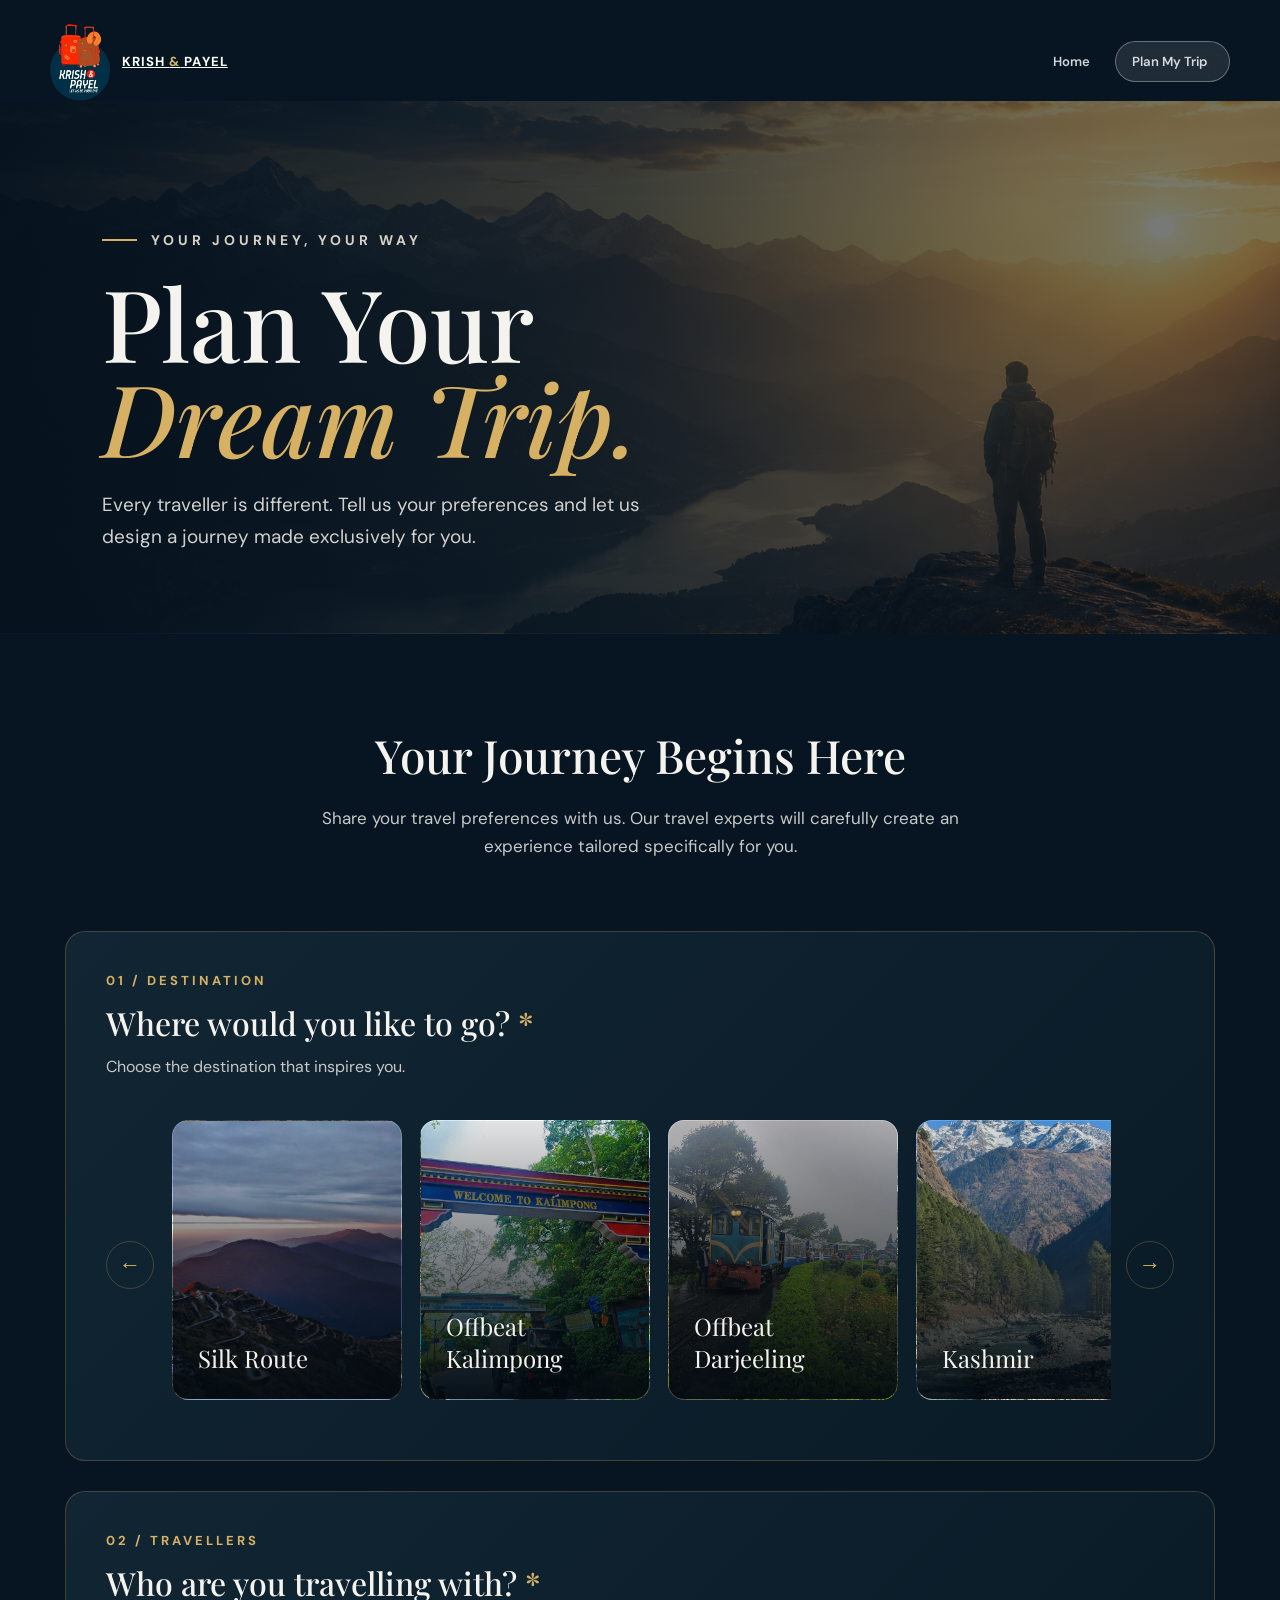
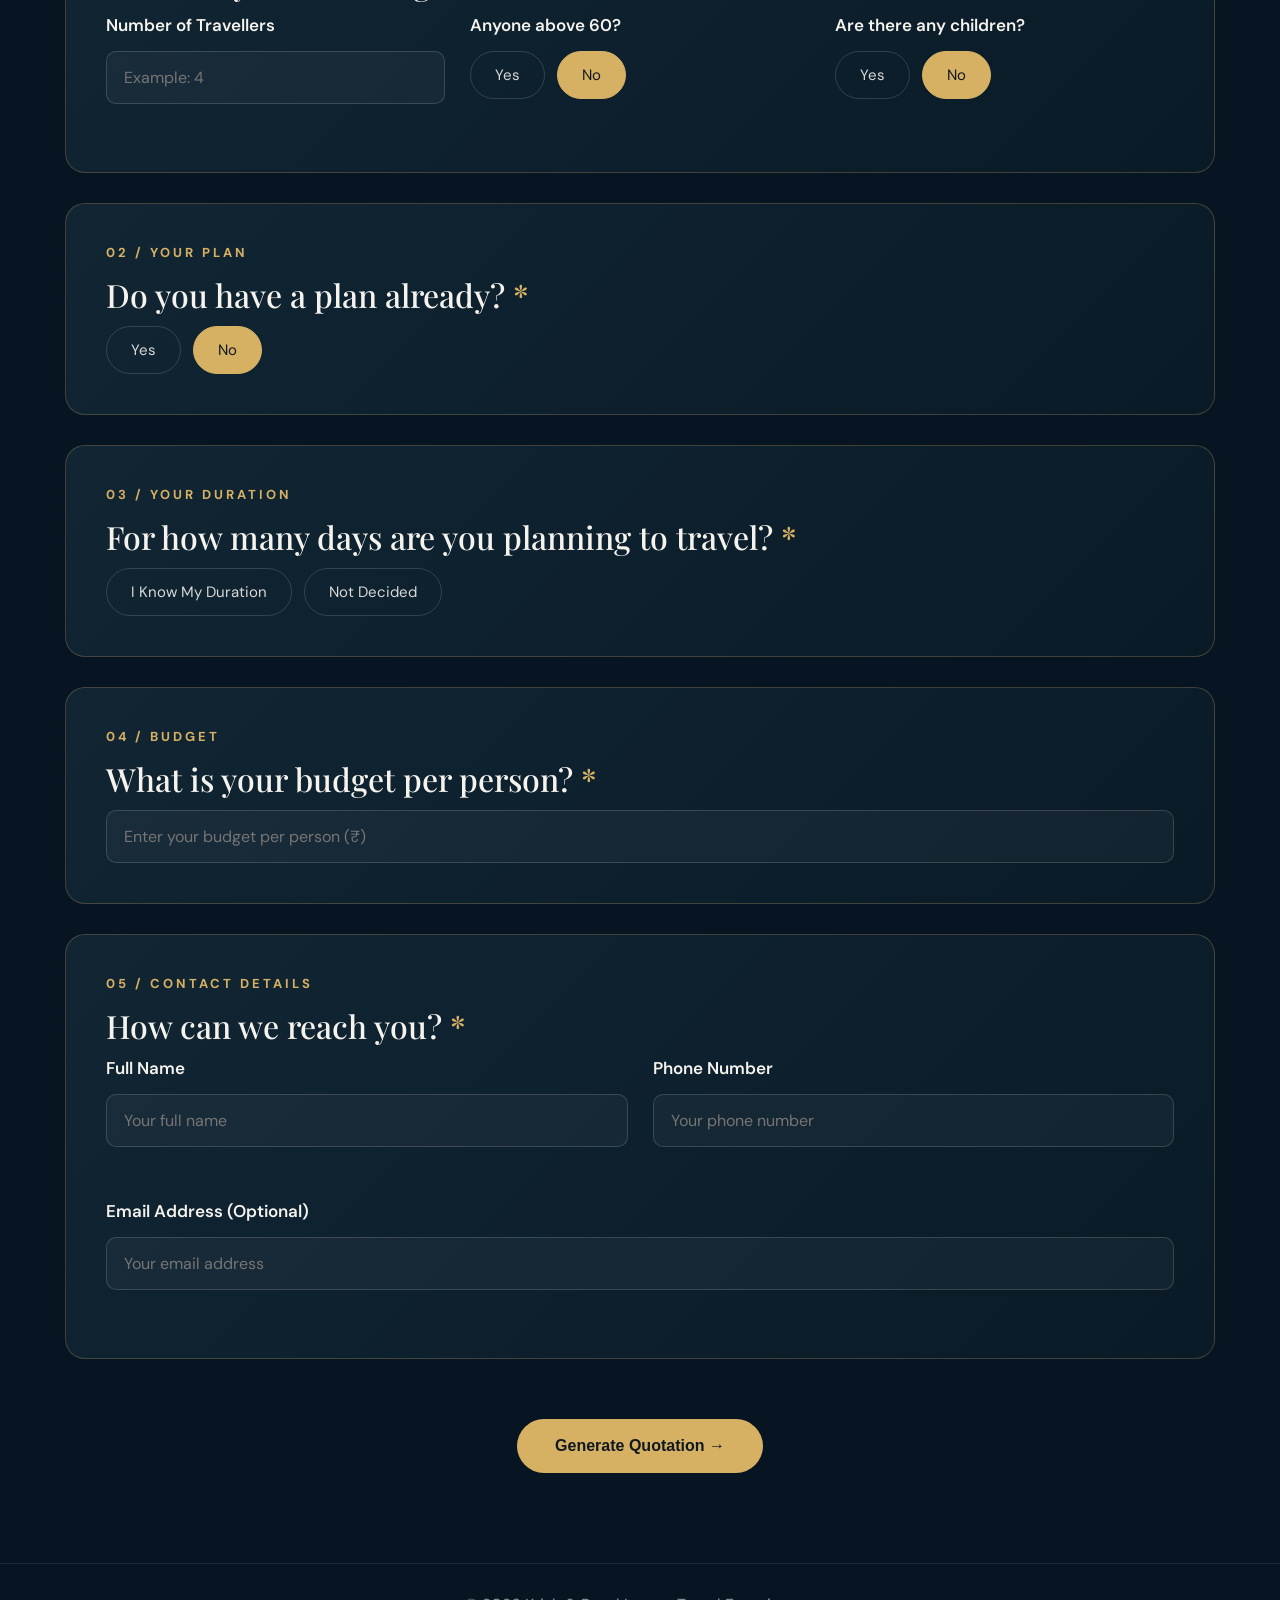
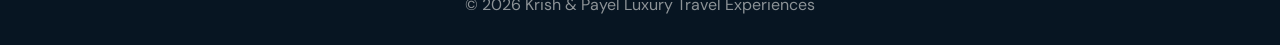
<file: customised.html>
<!DOCTYPE html>
<html lang="en">

<head>

    <meta charset="UTF-8">

    <meta name="viewport" content="width=device-width, initial-scale=1.0">

    <title>Plan My Trip | Krish & Payel</title>


    <!-- GOOGLE FONTS -->

    <link rel="preconnect" href="https://fonts.googleapis.com">

    <link rel="preconnect" href="https://fonts.gstatic.com" crossorigin>

    <link href="https://fonts.googleapis.com/css2?family=DM+Sans:wght@400;500;600;700&family=Playfair+Display:ital,wght@0,500;0,600;0,700;1,500;1,600&display=swap"
        rel="stylesheet">

    <link rel="stylesheet" href="style1.css">
</head>


<body>


<!-- =========================
     NAVBAR
========================= -->
    <nav class="nav">
      <a class="brand" href="index.html" aria-label="Krish and Payel home">
        <img src="assets/logo1.png" alt="Krish and Payel">
        <span>KRISH <em>&</em> PAYEL</span>
      </a>

      <button class="menu-toggle" type="button" aria-label="Open menu" aria-expanded="false">
        <i class="ri-menu-3-line"></i>
      </button>

      <ul class="nav-links">
        <li><a href="index.html">Home</a></li>
        <li><a href="customised.html" class="nav-cta">Plan My Trip <i class="ri-arrow-right-line"></i></a></li>
      </ul>
    </nav>



<!-- =========================
     HERO
========================= -->

<section class="hero">


    <div class="hero-content">


        <div class="small-title">

            <span class="small-line"></span>

            YOUR JOURNEY, YOUR WAY

        </div>


        <h1>

            Plan Your <br>

            <span>Dream Trip.</span>

        </h1>


        <p>

            Every traveller is different.

            Tell us your preferences and let us design
            a journey made exclusively for you.

        </p>


    </div>


</section>



<!-- =========================
     FORM
========================= -->

<form id="tripForm">


    <main class="main-container">


        <div class="intro">

            <h2>Your Journey Begins Here</h2>

            <p>

                Share your travel preferences with us.
                Our travel experts will carefully create
                an experience tailored specifically for you.

            </p>

        </div>



        <!-- =====================
             DESTINATION
        ====================== -->

        <section class="form-section">


            <div class="section-number">

                01 / DESTINATION

            </div>


            <h2>Where would you like to go? <span style="color: #d6b164;">*</span></h2>


            <p class="section-text">

                Choose the destination that inspires you.

            </p>



            <div class="carousel-wrapper">


                <button type="button"
                class="carousel-btn"
                onclick="scrollCarousel(-350)">

                    ←

                </button>



                <div class="carousel"
                id="destinationCarousel">


                    <div class="destination-card silk"
                    data-destination="Silk Route">

                        <div class="destination-name">
                            Silk Route
                        </div>

                    </div>



                    <div class="destination-card kalimpong"
                    data-destination="Offbeat Kalimpong">

                        <div class="destination-name">
                            Offbeat Kalimpong
                        </div>

                    </div>



                    <div class="destination-card darjeeling"
                    data-destination="Offbeat Darjeeling">

                        <div class="destination-name">
                            Offbeat Darjeeling
                        </div>

                    </div>



                    <div class="destination-card kashmir"
                    data-destination="Kashmir">

                        <div class="destination-name">
                            Kashmir
                        </div>

                    </div>



                    <div class="destination-card andaman"
                    data-destination="Andaman">

                        <div class="destination-name">
                            Andaman
                        </div>

                    </div>



                    <div class="destination-card thailand"
                    data-destination="Thailand">

                        <div class="destination-name">
                            Thailand
                        </div>

                    </div>



                    <div class="destination-card rajasthan"
                    data-destination="Rajasthan">

                        <div class="destination-name">
                            Rajasthan
                        </div>

                    </div>



                    <div class="destination-card puri"
                    data-destination="Puri">

                        <div class="destination-name">
                            Puri
                        </div>

                    </div>



                    <div class="destination-card shimla"
                    data-destination="Shimla Manali">

                        <div class="destination-name">
                            Shimla Manali
                        </div>

                    </div>



                    <div class="destination-card shillong"
                    data-destination="Guwahati Shillong">

                        <div class="destination-name">
                            Guwahati Shillong
                        </div>

                    </div>



                    <div class="destination-card arunachal"
                    data-destination="Arunachal">

                        <div class="destination-name">
                            Arunachal
                        </div>

                    </div>



                    <div class="destination-card vizag"
                    data-destination="Vizag Araku">

                        <div class="destination-name">
                            Vizag Araku
                        </div>

                    </div>



                    <div class="destination-card dooars"
                    data-destination="Dooars">

                        <div class="destination-name">
                            Dooars
                        </div>

                    </div>



                    <div class="destination-card kerala"
                    data-destination="Kerala">

                        <div class="destination-name">
                            Kerala
                        </div>

                    </div>


                </div>



                <button type="button"
                class="carousel-btn"
                onclick="scrollCarousel(350)">

                    →

                </button>


            </div>


            <input type="hidden"
            id="destination"
            required>


        </section>



        <!-- =====================
             TRAVELLERS
        ====================== -->

        <section class="form-section">


            <div class="section-number">

                02 / TRAVELLERS

            </div>


            <h2>Who are you travelling with? <span style="color: #d6b164;">*</span></h2>


            <div class="grid-3">


                <div class="question">

                    <label class="question-title">

                        Number of Travellers

                    </label>


                    <input
                    type="number"
                    name="persons"
                    min="1"
                    placeholder="Example: 4"
                    required>

                </div>

<div class="question">

    <label class="question-title">
        Anyone above 60?
    </label>


    <div class="option-group">

        <input type="radio"
               id="seniorYes"
               name="senior"
               value="Yes">

        <label for="seniorYes">
            Yes
        </label>


        <input type="radio"
               id="seniorNo"
               name="senior"
               value="No"
               checked>

        <label for="seniorNo">
            No
        </label>

    </div>


    <!-- NUMBER OF SENIOR CITIZENS -->

    <div class="conditional" id="seniorDetails">

        <label class="question-title">
            Number of Senior Citizens
        </label>

        <input
            type="number"
            name="seniorCount"
            min="1"
            placeholder="Number of senior citizens">

    </div>

</div>



                <div class="question">

                    <label class="question-title">

                        Are there any children?

                    </label>


                    <div class="option-group">


                        <input type="radio"
                        id="kidsYes"
                        name="kids"
                        value="Yes">


                        <label for="kidsYes">

                            Yes

                        </label>



                        <input type="radio"
                        id="kidsNo"
                        name="kids"
                        value="No"
                        checked>


                        <label for="kidsNo">

                            No

                        </label>


                    </div>


                    <div class="conditional"
                    id="kidsDetails">


                        <label class="question-title">

                            Number of Children

                        </label>


                        <input
                        type="number"
                        name="childrenCount"
                        min="1"
                        placeholder="Number of children">


                    </div>


                </div>


            </div>


        </section>




        <!-- =====================
             TRAVEL PLAN
        ====================== -->

        <section class="form-section">


            <div class="section-number">

                02 / YOUR PLAN

            </div>


            <h2>Do you have a plan already? <span style="color: #d6b164;">*</span></h2>


            <div class="option-group">


                <input type="radio"
                id="planYes"
                name="plan"
                value="Yes">


                <label for="planYes">

                    Yes

                </label>



                <input type="radio"
                id="planNo"
                name="plan"
                value="No"
                checked>


                <label for="planNo">

                    No

                </label>


            </div>



            <div class="conditional"
            id="planDetails">


                <label class="question-title">

                    Tell us about your travel plan

                </label>


                <textarea
                name="planDetails"
                placeholder="Example: We want to travel for 5 days in December and explore Srinagar, Gulmarg and Pahalgam.">

                </textarea>
        </div>
        </section>
             <section class="form-section">


            <div class="section-number">

                03 / YOUR DURATION

            </div>


            <h2>For how many days are you planning to travel? <span style="color: #d6b164;">*</span></h2>


            <div class="option-group">

        <input type="radio"
               id="durationDecided"
               name="duration"
               value="Decided">

        <label for="durationDecided">
            I Know My Duration
        </label>


        <input type="radio"
               id="durationNotDecided"
               name="duration"
               value="Not Decided">

        <label for="durationNotDecided">
            Not Decided
        </label>
        </div>

    <!-- DURATION DETAILS -->

    <div class="conditional" id="durationDetails">

        <div class="grid-2">

            <div>

                <label class="question-title">
                    Number of Nights
                </label>

                <input
                    type="number"
                    name="nights"
                    min="0"
                    placeholder="Enter number of nights">

            </div>

        </div>

    </div>

</div>

        </section>


        <section class="form-section">


            <div class="section-number">

                04 / BUDGET

            </div>


            <h2>What is your budget per person? <span style="color: #d6b164;">*</span></h2>


            <div class="input-group">

    <input
        type="number"
        name="budget"
        min="1000"
        placeholder="Enter your budget per person (₹)"
        required>

</div>

        </section>


        <!-- =====================
             CONTACT
        ====================== -->

        <section class="form-section">


            <div class="section-number">

                05 / CONTACT DETAILS

            </div>


            <h2>How can we reach you? <span style="color: #d6b164;">*</span></h2>


            <div class="grid-2">


                <div class="question">

                    <label class="question-title">

                        Full Name

                    </label>


                    <input
                    type="text"
                    name="name"
                    placeholder="Your full name"
                    required>

                </div>



                <div class="question">

                    <label class="question-title">

                        Phone Number

                    </label>


                    <input
                    type="tel"
                    name="phone"
                    placeholder="Your phone number"
                    required>

                </div>



                <div class="question full">

                    <label class="question-title">

                        Email Address (Optional)

                    </label>


                    <input
                    type="email"
                    name="email"
                    placeholder="Your email address">

                </div>


            </div>


        </section>



        <!-- =====================
             SUBMIT
        ====================== -->

        <section class="submit-section">


            <button
            type="submit"
            class="submit-btn">

                Generate Quotation →

            </button>


            <div
            class="success-message"
            id="successMessage">

                <h3>Thank You!</h3>

                <br>

                Your customised trip request has been received.

                <br><br>

                Our travel expert will contact you shortly.

            </div>


        </section>


    </main>


</form>



<footer>

    © 2026 Krish & Payel Luxury Travel Experiences

</footer>



<!-- =========================
     JAVASCRIPT
========================= -->

<script>

/* =====================================
   DESTINATION
===================================== */

const cards = document.querySelectorAll(".destination-card");

cards.forEach(card => {

    card.addEventListener("click", function () {

        cards.forEach(item => {
            item.classList.remove("selected");
        });

        this.classList.add("selected");

        document
            .getElementById("destination")
            .value = this.dataset.destination;

    });

});


/* =====================================
   CAROUSEL
===================================== */

function scrollCarousel(amount) {

    const carousel =
        document.getElementById("destinationCarousel");

    if (!carousel) return;

    carousel.scrollBy({
        left: amount,
        behavior: "smooth"
    });

}


/* =====================================
   SENIOR CITIZENS
===================================== */

const seniorYes =
    document.getElementById("seniorYes");

const seniorNo =
    document.getElementById("seniorNo");

const seniorDetails =
    document.getElementById("seniorDetails");


if (seniorYes && seniorDetails) {

    seniorYes.addEventListener(
        "change",
        function () {

            seniorDetails.style.display =
                "block";

        }
    );

}


if (seniorNo && seniorDetails) {

    seniorNo.addEventListener(
        "change",
        function () {

            seniorDetails.style.display =
                "none";

        }
    );

}


/* =====================================
   CHILDREN
===================================== */

const kidsYes =
    document.getElementById("kidsYes");

const kidsNo =
    document.getElementById("kidsNo");

const kidsDetails =
    document.getElementById("kidsDetails");


if (kidsYes && kidsDetails) {

    kidsYes.addEventListener(
        "change",
        function () {

            kidsDetails.style.display =
                "block";

        }
    );

}


if (kidsNo && kidsDetails) {

    kidsNo.addEventListener(
        "change",
        function () {

            kidsDetails.style.display =
                "none";

        }
    );

}





/* =====================================
   TRAVEL PLAN
===================================== */

const planYes =
    document.getElementById("planYes");

const planNo =
    document.getElementById("planNo");

const planDetails =
    document.getElementById("planDetails");


if (planYes && planDetails) {

    planYes.addEventListener(
        "change",
        function () {

            planDetails.style.display =
                "block";

        }
    );

}


if (planNo && planDetails) {

    planNo.addEventListener(
        "change",
        function () {

            planDetails.style.display =
                "none";

        }
    );

}


/* =====================================
   TRIP DURATION
===================================== */

const durationDecided =
    document.getElementById("durationDecided");

const durationNotDecided =
    document.getElementById("durationNotDecided");

const durationDetails =
    document.getElementById("durationDetails");


if (durationDecided && durationDetails) {

    durationDecided.addEventListener(
        "change",
        function () {

            durationDetails.style.display =
                "block";

        }
    );

}


if (durationNotDecided && durationDetails) {

    durationNotDecided.addEventListener(
        "change",
        function () {

            durationDetails.style.display =
                "none";

        }
    );

}


/* =====================================
   HOSTINGER SAME-ORIGIN API ENDPOINT
   The Hostinger PHP proxy calls Google Apps Script.
   This avoids browser CORS problems.
===================================== */

const quotationAPI = "/api/quotation.php";


/* =====================================
   FORM SUBMISSION
===================================== */

const tripForm =
    document.getElementById("tripForm");


if (tripForm) {

    tripForm.addEventListener(
        "submit",
        async function (event) {


            event.preventDefault();


            const form =
                event.target;


            /* =====================================
               CREATE DATA
            ===================================== */

            const data = {


                /* DESTINATION */

                destination:

                    document
                        .getElementById("destination")
                        ?.value
                        ?.trim() || "",


                /* TRAVELLERS */

                persons:

                    form
                        .querySelector(
                            '[name="persons"]'
                        )
                        ?.value
                        ?.trim() || "",


                /* BUDGET */

                budget:

                    form
                        .querySelector(
                            '[name="budget"]'
                        )
                        ?.value
                        ?.trim() || "",


                /* SENIOR CITIZENS */

                senior:

                    form
                        .querySelector(
                            '[name="senior"]:checked'
                        )
                        ?.value || "",


                seniorCount:

                    form
                        .querySelector(
                            '[name="seniorCount"]'
                        )
                        ?.value
                        ?.trim() || "",


                /* CHILDREN */

                kids:

                    form
                        .querySelector(
                            '[name="kids"]:checked'
                        )
                        ?.value || "",


                childrenCount:

                    form
                        .querySelector(
                            '[name="childrenCount"]'
                        )
                        ?.value
                        ?.trim() || "",


                


                /* DURATION */

                duration:

                    form
                        .querySelector(
                            '[name="duration"]:checked'
                        )
                        ?.value || "",


                nights:

                    form
                        .querySelector(
                            '[name="nights"]'
                        )
                        ?.value
                        ?.trim() || "",


                /* TRAVEL PLAN */

                plan:

                    form
                        .querySelector(
                            '[name="plan"]:checked'
                        )
                        ?.value || "",


                planDetails:

                    form
                        .querySelector(
                            '[name="planDetails"]'
                        )
                        ?.value
                        ?.trim() || "",


                /* CONTACT DETAILS */

                name:

                    form
                        .querySelector(
                            '[name="name"]'
                        )
                        ?.value
                        ?.trim() || "",


                phone:

                    form
                        .querySelector(
                            '[name="phone"]'
                        )
                        ?.value
                        ?.trim() || "",


                email:

                    form
                        .querySelector(
                            '[name="email"]'
                        )
                        ?.value
                        ?.trim() || ""

            };


            /* =====================================
               VALIDATION
            ===================================== */


            /* DESTINATION */

            if (!data.destination) {

                alert(
                    "Please select your destination."
                );

                return;

            }


            /* TRAVELLERS */

            if (!data.persons) {

                alert(
                    "Please enter the number of travellers."
                );

                return;

            }


            if (Number(data.persons) <= 0) {

                alert(
                    "Please enter a valid number of travellers."
                );

                return;

            }


            /* BUDGET */

            if (!data.budget) {

                alert(
                    "Please enter your budget per person."
                );

                return;

            }


            if (Number(data.budget) <= 0) {

                alert(
                    "Please enter a valid budget."
                );

                return;

            }


            /* SENIOR CITIZENS */

            if (
                data.senior === "Yes" &&
                !data.seniorCount
            ) {

                alert(
                    "Please enter the number of senior citizens."
                );

                return;

            }


            /* CHILDREN */

            if (
                data.kids === "Yes" &&
                !data.childrenCount
            ) {

                alert(
                    "Please enter the number of children."
                );

                return;

            }


        


            /* DURATION */

            if (!data.duration) {

                alert(
                    "Please select your trip duration preference."
                );

                return;

            }


            if (
                data.duration === "Decided" &&
                !data.nights
            ) {

                alert(
                    "Please enter the number of nights."
                );

                return;

            }


            if (
                data.duration === "Decided" &&
                Number(data.nights) < 1
            ) {

                alert(
                    "Number of nights must be at least 1."
                );

                return;

            }


            /* TRAVEL PLAN */

            if (
                data.plan === "Yes" &&
                !data.planDetails
            ) {

                alert(
                    "Please tell us about your travel plan."
                );

                return;

            }


            /* =====================================
               SUBMIT BUTTON
            ===================================== */

            const submitButton =
                form.querySelector(".submit-btn");


            const originalButtonText =
                submitButton
                    ? submitButton.innerHTML
                    : "";


            if (submitButton) {

                submitButton.disabled = true;

                submitButton.innerHTML =
                    "Generating Quotation...";

            }


            try {


                /* =====================================
                   SEND DATA TO GOOGLE APPS SCRIPT
                ===================================== */

                const response =
                    await fetch(
                        quotationAPI,
                        {

                            method: "POST",

                            headers: {

                                "Content-Type":
                                    "application/json"

                            },

                            credentials: "same-origin",

                            body:
                                JSON.stringify(data)

                        }
                    );


                /* =====================================
                   GET RESPONSE TEXT FIRST
                ===================================== */

                const responseText =
                    await response.text();

                if (!response.ok) {
                    console.error(
                        "API HTTP Error:",
                        response.status,
                        responseText
                    );

                    throw new Error(
                        "The quotation service returned an HTTP " +
                        response.status +
                        " error."
                    );
                }


                let result;


                try {

                    result =
                        JSON.parse(responseText);

                }

                catch (jsonError) {

                    console.error(
                        "Invalid Server Response:",
                        responseText
                    );

                    throw new Error(
                        "Invalid response received from the server."
                    );

                }


                /* =====================================
                   CHECK ERROR
                ===================================== */

                if (
                    result.status !== "success"
                ) {

                    throw new Error(

                        result.message ||

                        "Unable to generate quotation."

                    );

                }


                /* =====================================
                   SHOW QUOTATION
                ===================================== */

                showQuotation(result);


                /* =====================================
                   SUCCESS MESSAGE
                ===================================== */

                const successMessage =
                    document.getElementById(
                        "successMessage"
                    );


                if (successMessage) {

                    successMessage.style.display =
                        "block";

                }


                /* =====================================
                   RESET FORM
                ===================================== */

                form.reset();


                /* =====================================
                   HIDE CONDITIONAL FIELDS
                ===================================== */

                if (seniorDetails) {

                    seniorDetails.style.display =
                        "none";

                }


                if (kidsDetails) {

                    kidsDetails.style.display =
                        "none";

                }


            
                if (planDetails) {

                    planDetails.style.display =
                        "none";

                }


                if (durationDetails) {

                    durationDetails.style.display =
                        "none";

                }


                /* =====================================
                   REMOVE DESTINATION SELECTION
                ===================================== */

                document
                    .querySelectorAll(
                        ".destination-card"
                    )
                    .forEach(card => {

                        card.classList.remove(
                            "selected"
                        );

                    });


                const destinationInput =
                    document.getElementById(
                        "destination"
                    );


                if (destinationInput) {

                    destinationInput.value = "";

                }


            }


            catch (error) {


                console.error(
                    "Quotation Error:",
                    error
                );


                alert(

                    "Something went wrong while generating your quotation.\n\n" +

                    error.message

                );


            }


            finally {


                if (submitButton) {

                    submitButton.disabled =
                        false;


                    submitButton.innerHTML =
                        originalButtonText;

                }


            }


        }
    );

}


/* =====================================
   ESCAPE HTML
===================================== */

function escapeHTML(text) {


    const div =
        document.createElement("div");


    div.textContent =
        text || "";


    return div.innerHTML;


}


/* =====================================
   FORMAT TEXT
===================================== */

function formatText(text) {


    if (!text) {

        return
            "<p>No information available.</p>";

    }


    return escapeHTML(text)

        .replace(
            /\n/g,
            "<br>"
        );


}


/* =====================================
   FORMAT CURRENCY
===================================== */

function formatCurrency(amount) {


    const number =
        Number(amount) || 0;


    return (
        "₹" +

        number.toLocaleString(
            "en-IN"
        )
    );


}


/* =====================================
   SHOW GENERATED QUOTATION
===================================== */

function showQuotation(result) {


    let quotationBox =
        document.getElementById(
            "quotationResult"
        );


    /* =====================================
       CREATE QUOTATION BOX
    ===================================== */

    if (!quotationBox) {


        quotationBox =
            document.createElement("div");


        quotationBox.id =
            "quotationResult";


        quotationBox.className =
            "quotation-result";


        document
            .getElementById("tripForm")
            .insertAdjacentElement(

                "afterend",

                quotationBox

            );


    }


    /* =====================================
       GET DATA
    ===================================== */

    const quotationId =
        result.quotationId || "";


    const nights =
        Number(result.nights) || 0;


    const days =
        nights + 1;


    const totalCost =
        Number(result.totalCost) || 0;


    const costPerPerson =
        Number(result.costPerPerson) || 0;


    const quotation =
        result.quotation || "";


    /* ITINERARY - MULTIPLE FALLBACKS */

    const itinerary =

        result.itinerary ||

        result.dayWiseItinerary ||

        result.travelItinerary ||

        "";


    /* =====================================
       DISPLAY QUOTATION
    ===================================== */

    quotationBox.innerHTML = `


        <div class="quotation-header">

            <h2>
                Your Customised Trip Quotation
            </h2>

            <p>

                Quotation ID:

                <strong>
                    ${escapeHTML(quotationId)}
                </strong>

            </p>

        </div>


        <div class="quotation-summary">


            <div>

                <span>
                    Duration
                </span>

                <strong>

                    ${nights} Nights /

                    ${days} Days

                </strong>

            </div>


            <div>

                <span>
                    Approx. Total Cost
                </span>

                <strong>
                    ${formatCurrency(totalCost)}
                </strong>

            </div>


            <div>

                <span>
                    Approx. Cost Per Person
                </span>

                <strong>
                    ${formatCurrency(costPerPerson)}
                </strong>

            </div>


        </div>


       


        <!-- =====================
             COMPLETE QUOTATION
        ====================== -->

        <div class="quotation-details">

            <h2>
                Complete Quotation
            </h2>

            <div class="quotation-content">

                ${formatText(quotation)}

            </div>

        </div>


        <!-- =====================
             CONTACT
        ====================== -->

        <div class="quotation-contact">

            <h3>
                Need Help?
            </h3>

            <p>
                For Payment Procedure
                and Enquiries
            </p>

            <strong>
                📞 8100420037
            </strong>

        </div>


    `;


    quotationBox.style.display =
        "block";


    /* =====================================
       SCROLL TO QUOTATION
    ===================================== */

    setTimeout(() => {


        quotationBox.scrollIntoView({

            behavior: "smooth",

            block: "start"

        });


    }, 300);


}
</script>

    </body>

    </html>
</file>
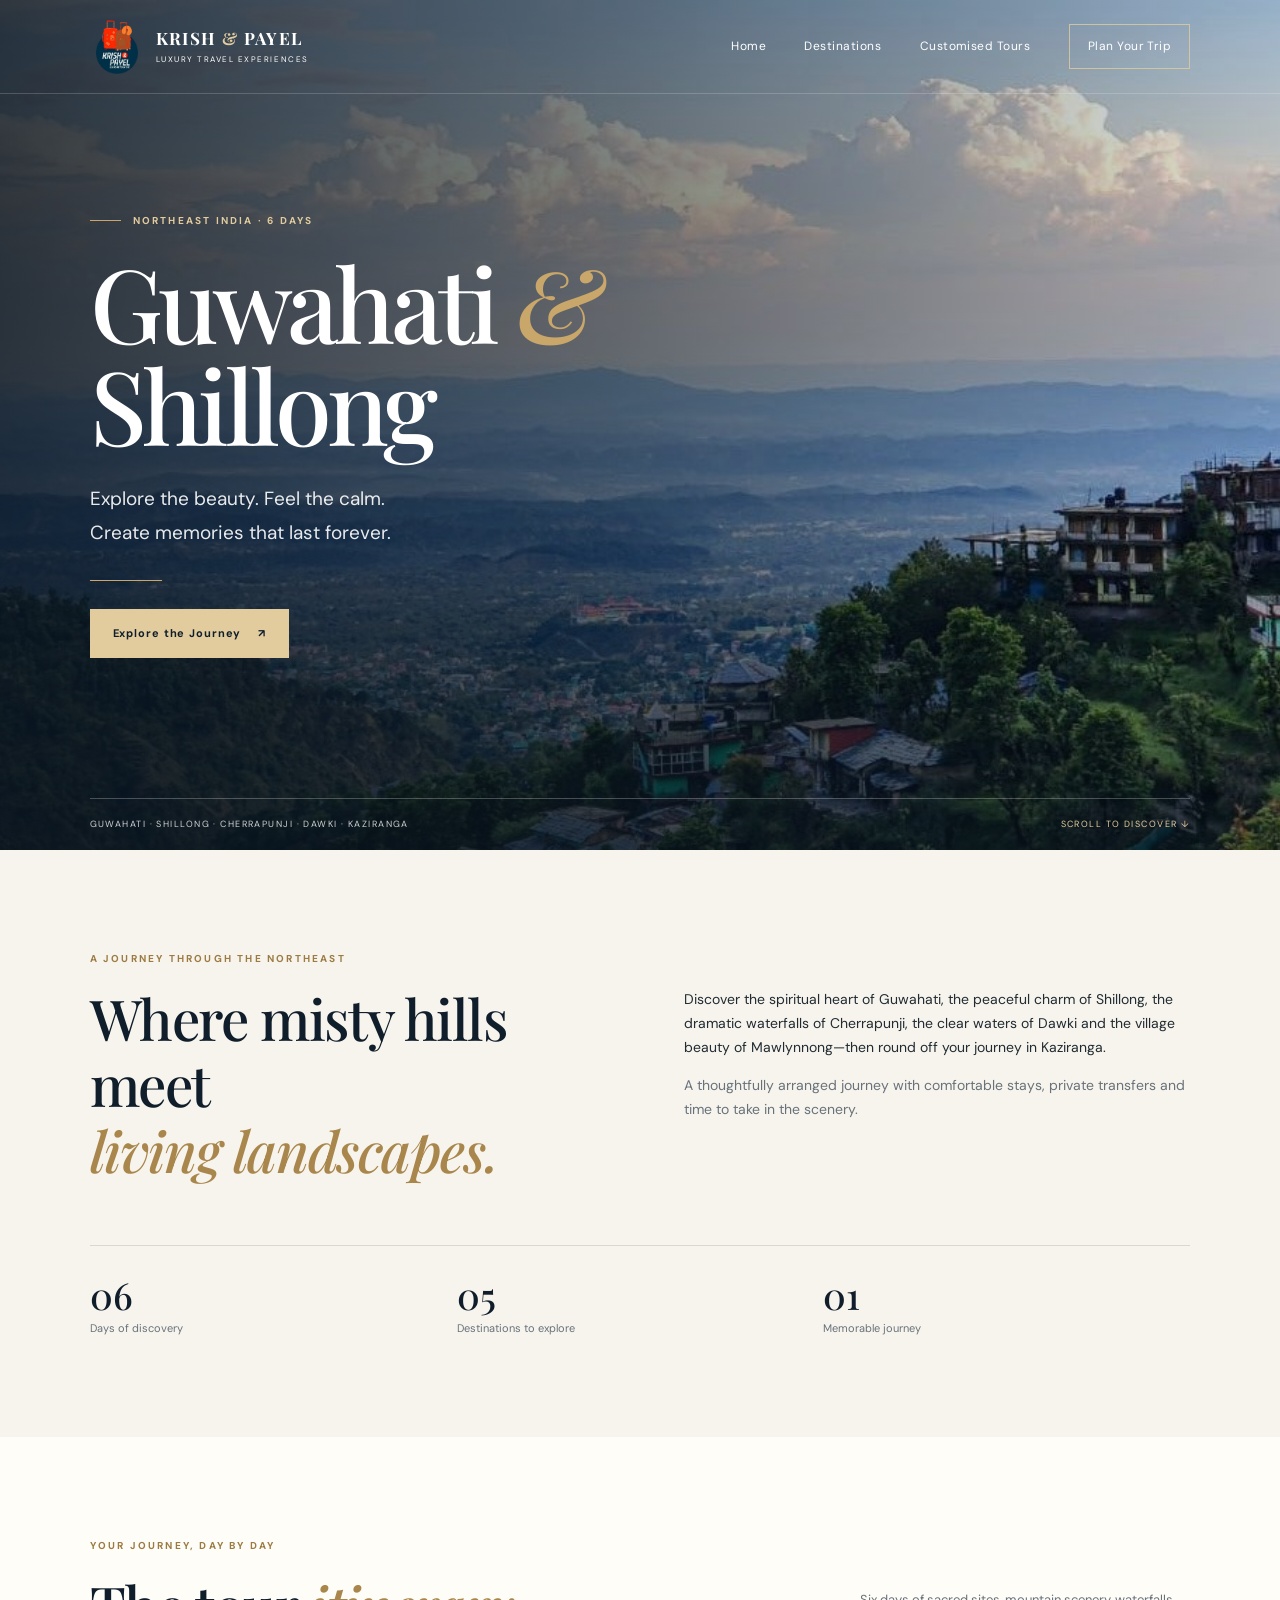
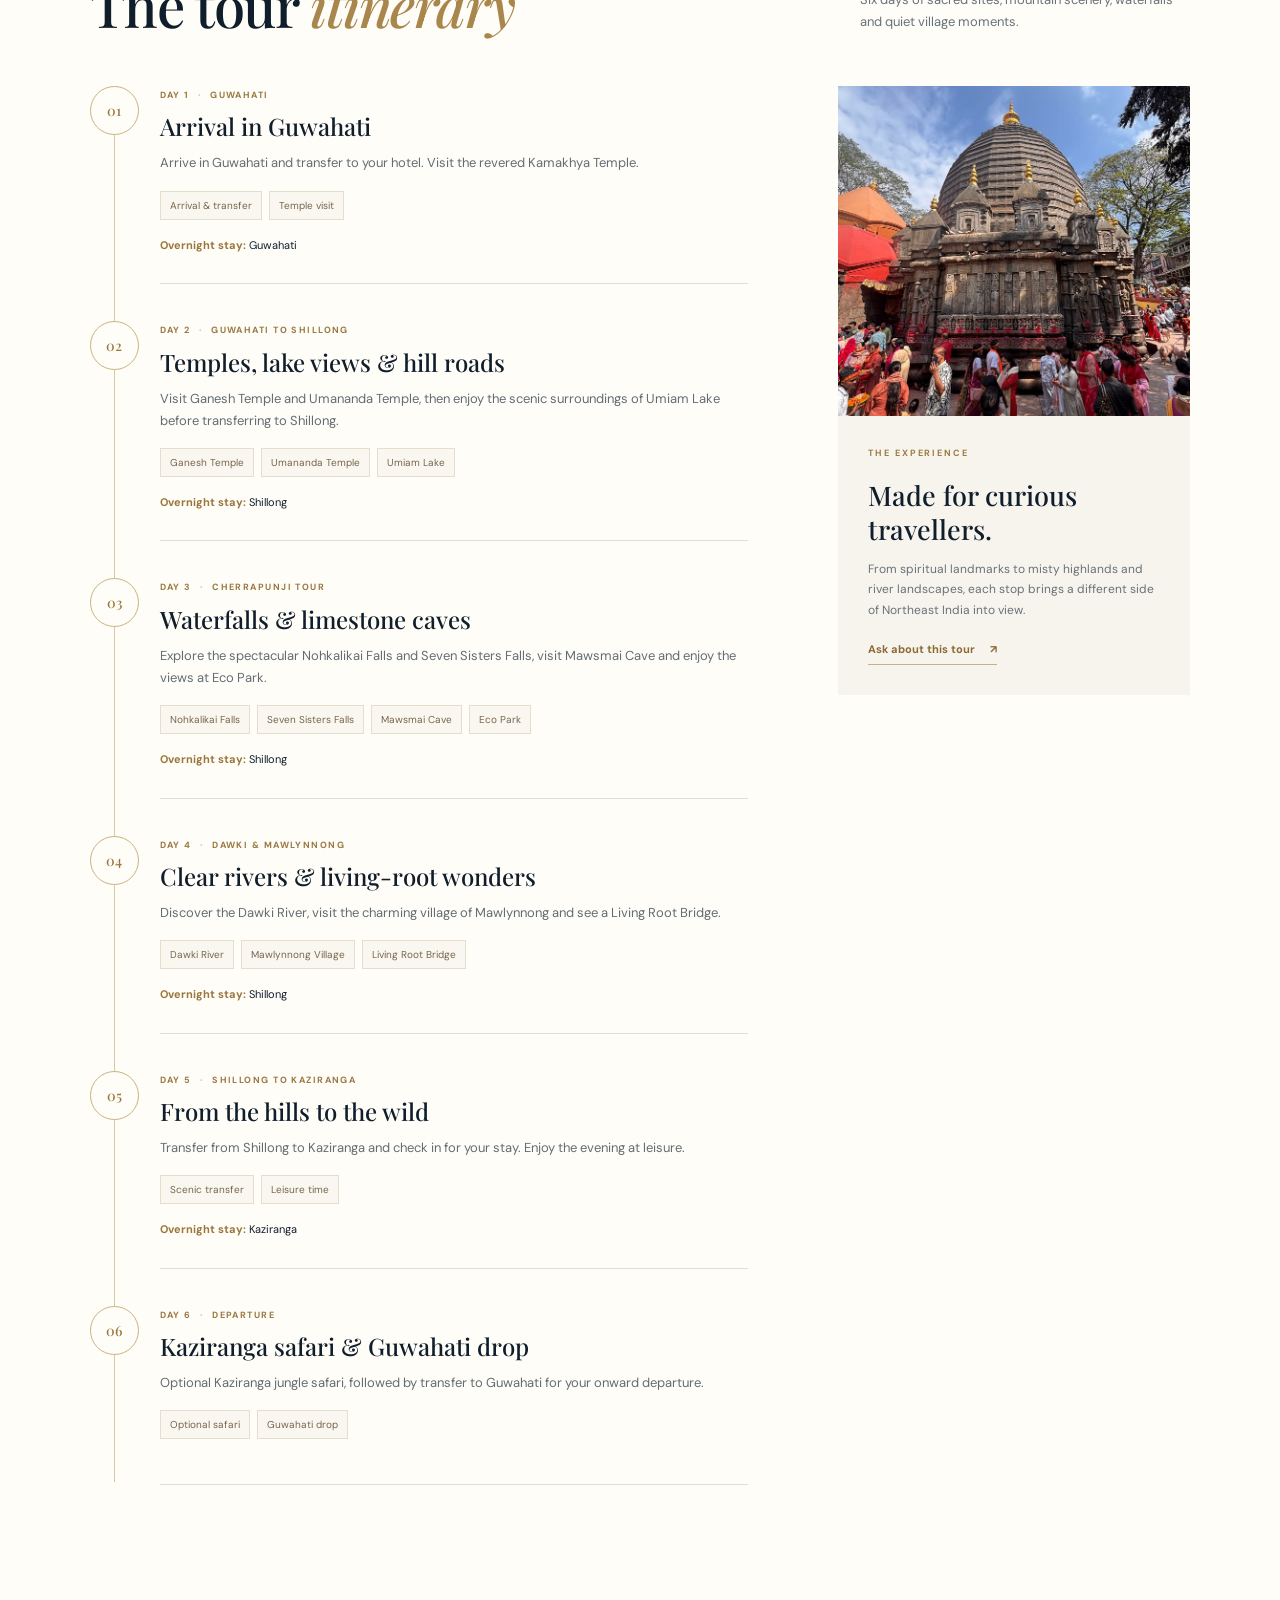
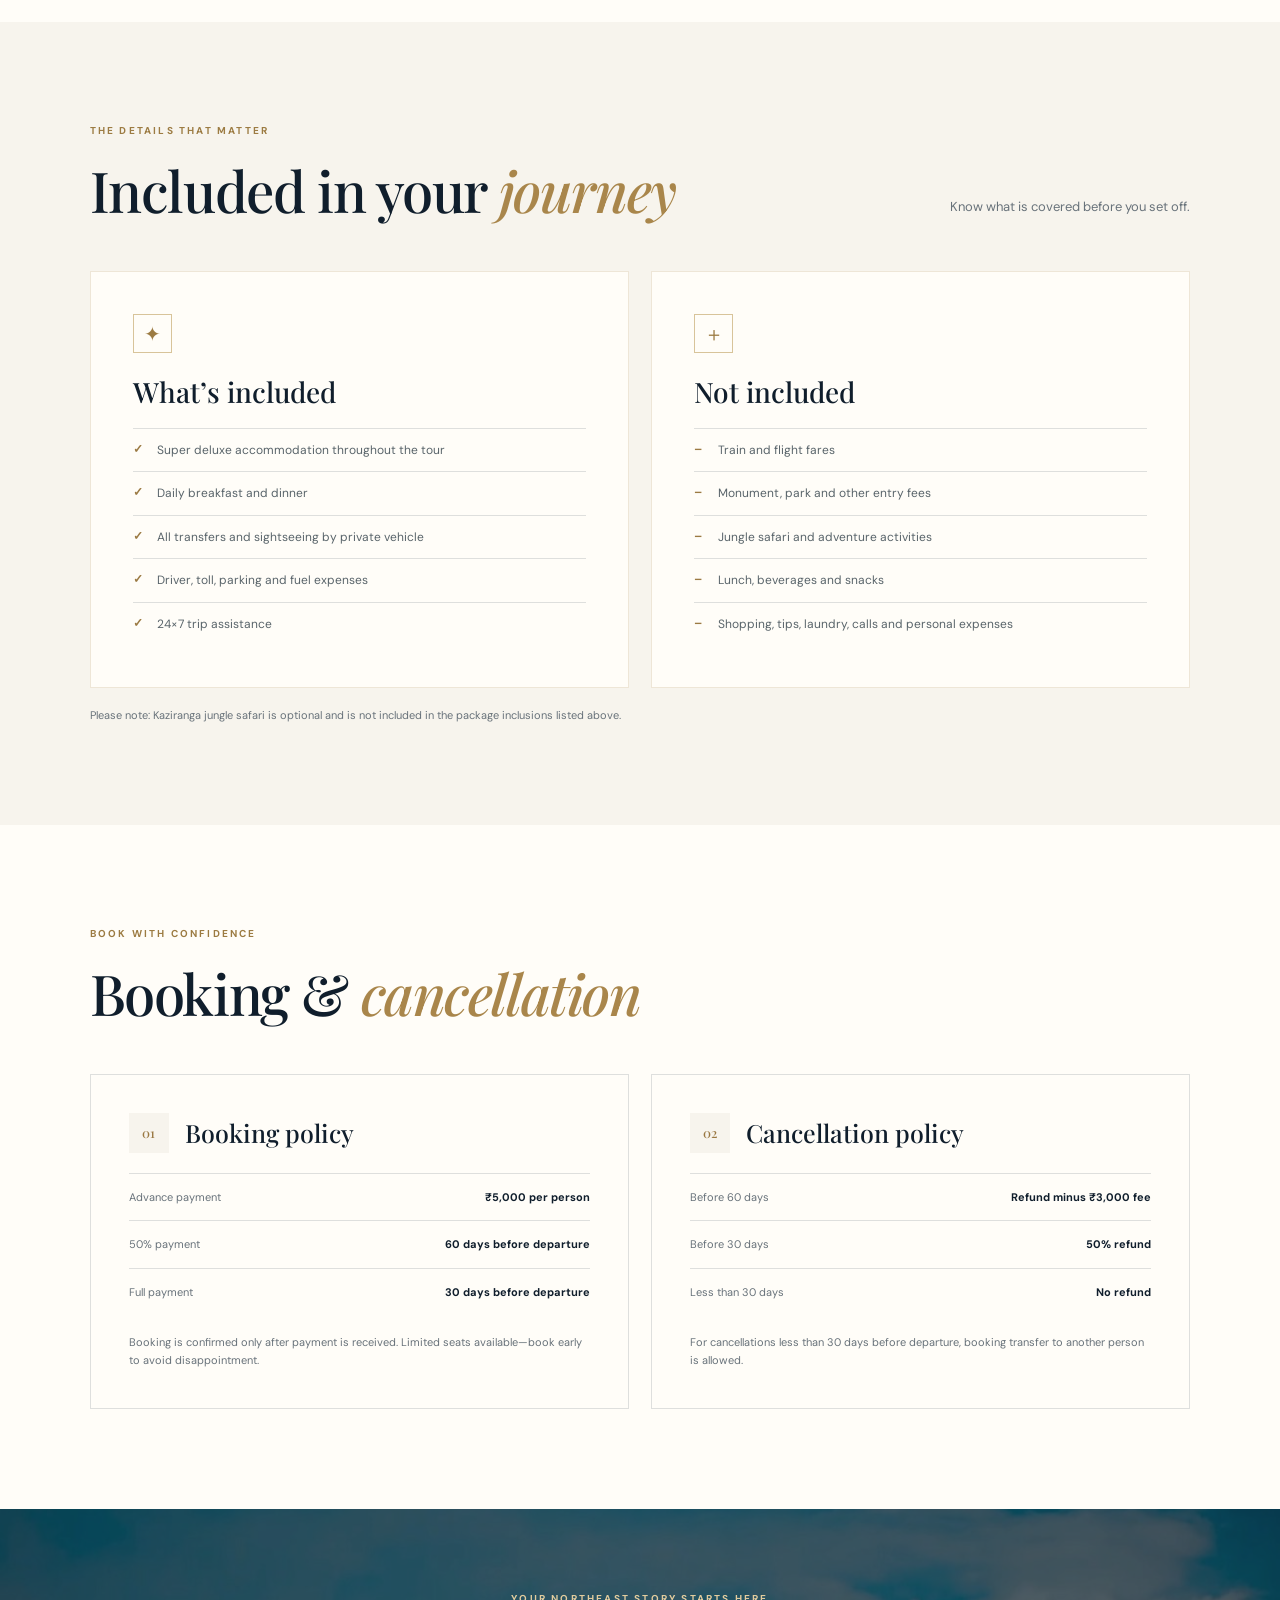
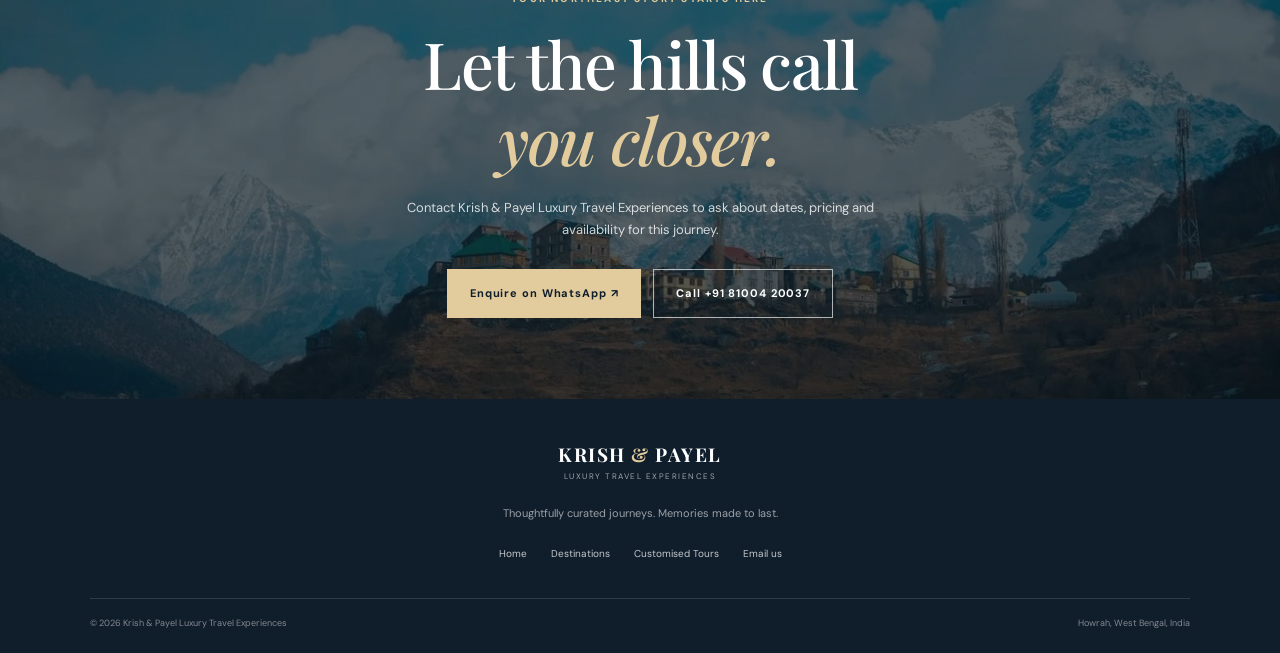
<file: guwahati.html>
<!DOCTYPE html>
<html lang="en">
<head>
  <meta charset="UTF-8">
  <meta name="viewport" content="width=device-width, initial-scale=1.0">
  <meta name="description" content="Explore Guwahati, Shillong, Cherrapunji, Dawki, Mawlynnong and Kaziranga on a memorable 6-day Northeast India tour with Krish & Payel Luxury Travel Experiences.">
  <title>Guwahati Shillong | Krish & Payel Luxury Travel Experiences</title>
  <link rel="preconnect" href="https://fonts.googleapis.com">
  <link rel="preconnect" href="https://fonts.gstatic.com" crossorigin>
  <link href="https://fonts.googleapis.com/css2?family=DM+Sans:wght@400;500;600;700&family=Playfair+Display:wght@500;600;700&display=swap" rel="stylesheet">
  <link rel="stylesheet" href="guwahati.css">
</head>
<body>
  <header class="site-header" id="top">
    <a class="brand" href="index.html" aria-label="Krish and Payel home">
      <img src="assets/logo1.png" alt="Krish & Payel Luxury Travel Experiences" onerror="this.style.display='none'">
      <span class="brand-fallback">KRISH <i>&amp;</i> PAYEL<small>LUXURY TRAVEL EXPERIENCES</small></span>
    </a>
    <button class="menu-toggle" aria-label="Toggle navigation" aria-expanded="false" aria-controls="main-nav">
      <span></span><span></span><span></span>
    </button>
    <nav class="main-nav" id="main-nav">
      <a href="index.html">Home</a>
      <a href="index.html#destinations">Destinations</a>
      <a href="customised.html">Customised Tours</a>
      <a class="nav-cta" href="https://wa.me/918100420037" target="_blank" rel="noopener">Plan Your Trip</a>
    </nav>
  </header>

  <main>
    <section class="hero">
      <div class="hero-shade"></div>
      <div class="hero-content">
        <p class="eyebrow"><span></span> NORTHEAST INDIA · 6 DAYS</p>
        <h1>Guwahati <em>&amp;</em><br>Shillong</h1>
        <p class="hero-subtitle">Explore the beauty. Feel the calm.<br>Create memories that last forever.</p>
        <div class="hero-rule"></div>
        <a class="button button-gold" href="#itinerary">Explore the Journey <span aria-hidden="true">↗</span></a>
      </div>
      <div class="hero-bottom">
        <span>GUWAHATI · SHILLONG · CHERRAPUNJI · DAWKI · KAZIRANGA</span>
        <a href="#overview" aria-label="Scroll to tour overview">SCROLL TO DISCOVER ↓</a>
      </div>
    </section>

    <section class="intro section-pad" id="overview">
      <div class="section-kicker">A JOURNEY THROUGH THE NORTHEAST</div>
      <div class="intro-grid">
        <div>
          <h2>Where misty hills meet<br><em>living landscapes.</em></h2>
        </div>
        <div class="intro-copy">
          <p>Discover the spiritual heart of Guwahati, the peaceful charm of Shillong, the dramatic waterfalls of Cherrapunji, the clear waters of Dawki and the village beauty of Mawlynnong—then round off your journey in Kaziranga.</p>
          <p class="muted">A thoughtfully arranged journey with comfortable stays, private transfers and time to take in the scenery.</p>
        </div>
      </div>
      <div class="quick-facts">
        <div><span class="fact-number">06</span><span class="fact-label">Days of discovery</span></div>
        <div><span class="fact-number">05</span><span class="fact-label">Destinations to explore</span></div>
        <div><span class="fact-number">01</span><span class="fact-label">Memorable journey</span></div>
      </div>
    </section>

    <section class="itinerary-section section-pad" id="itinerary">
      <div class="section-heading">
        <div>
          <div class="section-kicker">YOUR JOURNEY, DAY BY DAY</div>
          <h2>The tour <em>itinerary</em></h2>
        </div>
        <p>Six days of sacred sites, mountain scenery, waterfalls and quiet village moments.</p>
      </div>
      <div class="itinerary-layout">
        <div class="timeline">
          <article class="day-card">
            <div class="day-marker"><span>01</span></div>
            <div class="day-body">
              <div class="day-meta">DAY 1 <span>·</span> GUWAHATI</div>
              <h3>Arrival in Guwahati</h3>
              <p>Arrive in Guwahati and transfer to your hotel. Visit the revered Kamakhya Temple.</p>
              <div class="day-tags"><span>Arrival &amp; transfer</span><span>Temple visit</span></div>
              <p class="stay"><strong>Overnight stay:</strong> Guwahati</p>
            </div>
          </article>
          <article class="day-card">
            <div class="day-marker"><span>02</span></div>
            <div class="day-body">
              <div class="day-meta">DAY 2 <span>·</span> GUWAHATI TO SHILLONG</div>
              <h3>Temples, lake views &amp; hill roads</h3>
              <p>Visit Ganesh Temple and Umananda Temple, then enjoy the scenic surroundings of Umiam Lake before transferring to Shillong.</p>
              <div class="day-tags"><span>Ganesh Temple</span><span>Umananda Temple</span><span>Umiam Lake</span></div>
              <p class="stay"><strong>Overnight stay:</strong> Shillong</p>
            </div>
          </article>
          <article class="day-card">
            <div class="day-marker"><span>03</span></div>
            <div class="day-body">
              <div class="day-meta">DAY 3 <span>·</span> CHERRAPUNJI TOUR</div>
              <h3>Waterfalls &amp; limestone caves</h3>
              <p>Explore the spectacular Nohkalikai Falls and Seven Sisters Falls, visit Mawsmai Cave and enjoy the views at Eco Park.</p>
              <div class="day-tags"><span>Nohkalikai Falls</span><span>Seven Sisters Falls</span><span>Mawsmai Cave</span><span>Eco Park</span></div>
              <p class="stay"><strong>Overnight stay:</strong> Shillong</p>
            </div>
          </article>
          <article class="day-card">
            <div class="day-marker"><span>04</span></div>
            <div class="day-body">
              <div class="day-meta">DAY 4 <span>·</span> DAWKI &amp; MAWLYNNONG</div>
              <h3>Clear rivers &amp; living-root wonders</h3>
              <p>Discover the Dawki River, visit the charming village of Mawlynnong and see a Living Root Bridge.</p>
              <div class="day-tags"><span>Dawki River</span><span>Mawlynnong Village</span><span>Living Root Bridge</span></div>
              <p class="stay"><strong>Overnight stay:</strong> Shillong</p>
            </div>
          </article>
          <article class="day-card">
            <div class="day-marker"><span>05</span></div>
            <div class="day-body">
              <div class="day-meta">DAY 5 <span>·</span> SHILLONG TO KAZIRANGA</div>
              <h3>From the hills to the wild</h3>
              <p>Transfer from Shillong to Kaziranga and check in for your stay. Enjoy the evening at leisure.</p>
              <div class="day-tags"><span>Scenic transfer</span><span>Leisure time</span></div>
              <p class="stay"><strong>Overnight stay:</strong> Kaziranga</p>
            </div>
          </article>
          <article class="day-card">
            <div class="day-marker"><span>06</span></div>
            <div class="day-body">
              <div class="day-meta">DAY 6 <span>·</span> DEPARTURE</div>
              <h3>Kaziranga safari &amp; Guwahati drop</h3>
              <p>Optional Kaziranga jungle safari, followed by transfer to Guwahati for your onward departure.</p>
              <div class="day-tags"><span>Optional safari</span><span>Guwahati drop</span></div>
            </div>
          </article>
        </div>
        <aside class="itinerary-aside">
          <div class="aside-image"></div>
          <div class="aside-panel">
            <div class="section-kicker">THE EXPERIENCE</div>
            <h3>Made for curious travellers.</h3>
            <p>From spiritual landmarks to misty highlands and river landscapes, each stop brings a different side of Northeast India into view.</p>
            <a href="https://wa.me/918100420037?text=Hello%20Krish%20%26%20Payel%2C%20I%20am%20interested%20in%20the%20Guwahati%20Shillong%20tour." target="_blank" rel="noopener" class="text-link">Ask about this tour <span>↗</span></a>
          </div>
        </aside>
      </div>
    </section>

    <section class="inclusions section-pad" id="details">
      <div class="section-heading">
        <div>
          <div class="section-kicker">THE DETAILS THAT MATTER</div>
          <h2>Included in your <em>journey</em></h2>
        </div>
        <p>Know what is covered before you set off.</p>
      </div>
      <div class="detail-grid">
        <article class="detail-card">
          <div class="detail-icon">✦</div>
          <h3>What’s included</h3>
          <ul>
            <li>Super deluxe accommodation throughout the tour</li>
            <li>Daily breakfast and dinner</li>
            <li>All transfers and sightseeing by private vehicle</li>
            <li>Driver, toll, parking and fuel expenses</li>
            <li>24×7 trip assistance</li>
          </ul>
        </article>
        <article class="detail-card excluded">
          <div class="detail-icon">＋</div>
          <h3>Not included</h3>
          <ul>
            <li>Train and flight fares</li>
            <li>Monument, park and other entry fees</li>
            <li>Jungle safari and adventure activities</li>
            <li>Lunch, beverages and snacks</li>
            <li>Shopping, tips, laundry, calls and personal expenses</li>
          </ul>
        </article>
      </div>
      <p class="detail-note">Please note: Kaziranga jungle safari is optional and is not included in the package inclusions listed above.</p>
    </section>

    <section class="policies section-pad" id="policies">
      <div class="section-heading">
        <div>
          <div class="section-kicker">BOOK WITH CONFIDENCE</div>
          <h2>Booking &amp; <em>cancellation</em></h2>
        </div>
      </div>
      <div class="policy-grid">
        <article class="policy-card">
          <div class="policy-top"><span class="policy-symbol">01</span><h3>Booking policy</h3></div>
          <div class="policy-row"><span>Advance payment</span><strong>₹5,000 per person</strong></div>
          <div class="policy-row"><span>50% payment</span><strong>60 days before departure</strong></div>
          <div class="policy-row"><span>Full payment</span><strong>30 days before departure</strong></div>
          <p class="policy-foot">Booking is confirmed only after payment is received. Limited seats available—book early to avoid disappointment.</p>
        </article>
        <article class="policy-card">
          <div class="policy-top"><span class="policy-symbol">02</span><h3>Cancellation policy</h3></div>
          <div class="policy-row"><span>Before 60 days</span><strong>Refund minus ₹3,000 fee</strong></div>
          <div class="policy-row"><span>Before 30 days</span><strong>50% refund</strong></div>
          <div class="policy-row"><span>Less than 30 days</span><strong>No refund</strong></div>
          <p class="policy-foot">For cancellations less than 30 days before departure, booking transfer to another person is allowed.</p>
        </article>
      </div>
    </section>

    <section class="cta-section">
      <div class="cta-overlay"></div>
      <div class="cta-content">
        <div class="section-kicker">YOUR NORTHEAST STORY STARTS HERE</div>
        <h2>Let the hills call<br><em>you closer.</em></h2>
        <p>Contact Krish &amp; Payel Luxury Travel Experiences to ask about dates, pricing and availability for this journey.</p>
        <div class="cta-actions">
          <a class="button button-gold" href="https://wa.me/918100420037?text=Hello%20Krish%20%26%20Payel%2C%20please%20share%20details%20for%20the%20Guwahati%20Shillong%20tour." target="_blank" rel="noopener">Enquire on WhatsApp ↗</a>
          <a class="button button-outline" href="tel:+918100420037">Call +91 81004 20037</a>
        </div>
      </div>
    </section>
  </main>

  <footer class="site-footer">
    <a class="footer-brand" href="index.html">KRISH <i>&amp;</i> PAYEL <small>LUXURY TRAVEL EXPERIENCES</small></a>
    <p>Thoughtfully curated journeys. Memories made to last.</p>
    <div class="footer-links"><a href="index.html">Home</a><a href="index.html#destinations">Destinations</a><a href="customised.html">Customised Tours</a><a href="mailto:krishandpayel@gmail.com">Email us</a></div>
    <div class="footer-bottom"><span>© <span id="year"></span> Krish &amp; Payel Luxury Travel Experiences</span><span>Howrah, West Bengal, India</span></div>
  </footer>

  <script>
    const menuButton = document.querySelector('.menu-toggle');
    const nav = document.querySelector('.main-nav');
    menuButton.addEventListener('click', () => {
      const isOpen = menuButton.getAttribute('aria-expanded') === 'true';
      menuButton.setAttribute('aria-expanded', String(!isOpen));
      nav.classList.toggle('is-open', !isOpen);
    });
    nav.querySelectorAll('a').forEach(link => link.addEventListener('click', () => {
      nav.classList.remove('is-open');
      menuButton.setAttribute('aria-expanded', 'false');
    }));
    document.getElementById('year').textContent = new Date().getFullYear();
  </script>
</body>
</html>
</file>
<file: style1.css>
/* =========================
           GLOBAL
        ========================== */

        * {
            margin: 0;
            padding: 0;
            box-sizing: border-box;
        }


        :root {

            --dark: #071522;

            --dark-light: #102434;

            --dark-card: #122635;

            --gold: #d6b164;

            --gold-light: #e4c67e;

            --white: #f5f3ee;

            --text: #c7c8c7;

            --border: rgba(214, 177, 100, 0.25);

        }


        body {

            font-family: "DM Sans", sans-serif;

            background: var(--dark);

            color: var(--white);

            overflow-x: hidden;

        }




        /* =========================
           NAVBAR
        ========================== */

        .navbar {

            width: 100%;

            display: flex;

            justify-content: space-between;

            align-items: center;

            padding: 22px 5%;

            position: absolute;

            top: 0;

            left: 0;

            z-index: 100;

        }


        .logo {

            display: flex;

            align-items: center;

            gap: 12px;

            font-size: 18px;

            font-weight: 700;

            letter-spacing: 2px;

        }


        .logo-icon {

            width: 48px;

            height: 48px;

            border-radius: 50%;

            background: rgba(255,255,255,0.08);

            display: flex;

            align-items: center;

            justify-content: center;

            color: var(--gold);

            font-size: 22px;

        }


        .nav-links {

            display: flex;

            align-items: center;

            gap: 38px;

        }


        .nav-links a {

            color: #d8d6d1;

            text-decoration: none;

            font-size: 16px;

            font-weight: 600;

            transition: 0.3s;

        }


        .nav-links a:hover {

            color: var(--gold);

        }


        .nav-button {

            border: 1px solid rgba(214,177,100,0.5);

            padding: 14px 24px;

            border-radius: 40px;

        }


        /* =========================
           HERO
        ========================== */

        .hero {

            min-height: 520px;

            display: flex;

            align-items: center;

            padding: 130px 8% 80px;

            position: relative;

            overflow: hidden;

            background:

                linear-gradient(
                    90deg,
                    rgba(5,18,30,0.96) 0%,
                    rgba(5,18,30,0.80) 45%,
                    rgba(5,18,30,0.55) 100%
                ),

                url("assets/CUS.png");

            background-size: cover;

            background-position: center;

        }


        /* FALLBACK BACKGROUND */

        .hero::before {

            content: "";

            position: absolute;

            inset: 0;

            background:

                radial-gradient(
                    circle at 80% 20%,
                    rgba(214,177,100,0.18),
                    transparent 35%
                );

        }


        .hero-content {

            max-width: 850px;

            position: relative;

            z-index: 2;

        }


        .small-title {

            display: flex;

            align-items: center;

            gap: 14px;

            color: #d7d1c7;

            font-size: 14px;

            font-weight: 700;

            letter-spacing: 4px;

            margin-bottom: 25px;

        }


        .small-line {

            width: 35px;

            height: 2px;

            background: var(--gold);

        }


        .hero h1 {

            font-family: "Playfair Display", serif;

            font-size: clamp(55px, 8vw, 100px);

            font-weight: 500;

            line-height: 0.95;

            margin-bottom: 25px;

        }


        .hero h1 span {

            color: var(--gold);

            font-style: italic;

        }


        .hero p {

            max-width: 600px;

            font-size: 19px;

            line-height: 1.7;

            color: #d0d0ce;

        }

/* =========================
   NAVIGATION
========================= */

.nav {
    width: min(1180px, calc(100% - 48px));
    margin: 22px auto 0;

    display: flex;
    align-items: center;
    justify-content: space-between;

    position: relative;
    z-index: 10;
}


/* LOGO */

.brand {
    display: flex;
    align-items: center;
    gap: 12px;

    color: #ffffff;

    font-weight: 700;
    letter-spacing: .08em;
    font-size: .82rem;
}


.brand img {
    width: 60px;
    height: 79px;

    border-radius: 50px;
}


.brand em {
    font-style: normal;
    color: #D8B66A;
}


/* NAVIGATION LINKS */

.nav-links {
    display: flex;
    align-items: center;

    gap: 4px;

    list-style: none;
}


.nav-links a {
    display: flex;
    align-items: center;

    gap: 6px;

    padding: 11px 13px;

    color: rgba(255, 255, 255, .82);

    font-size: .82rem;
    font-weight: 600;

    text-decoration: none;

    transition: .2s;
}


.nav-links a:hover {
    color: #ffffff;
}


/* PLAN MY TRIP BUTTON */

.nav-links .nav-cta {

    margin-left: 8px;

    border: 1px solid rgba(216, 182, 106, .52);

    border-radius: 999px;

    padding: 11px 16px;

    background: rgba(16, 42, 67, .40);

    backdrop-filter: blur(10px);
}


/* MOBILE MENU BUTTON */

.menu-toggle {

    display: none;

    width: 44px;
    height: 44px;

    border: 1px solid rgba(255, 255, 255, .3);

    border-radius: 12px;

    color: #ffffff;

    background: rgba(0, 0, 0, .15);

    cursor: pointer;
}


/* MOBILE */

@media(max-width: 900px) {

    .nav-links {

        display: none;

        position: absolute;

        right: 0;
        top: 58px;

        min-width: 230px;

        padding: 10px;

        background: rgba(12, 27, 21, .97);

        border: 1px solid rgba(255, 255, 255, .15);

        flex-direction: column;

        align-items: stretch;
    }


    .nav-links.open {
        display: flex;
    }


    .nav-links .nav-cta {
        margin: 5px 0;
    }


    .menu-toggle {
        display: block;
    }

}


@media(max-width: 600px) {

    .nav {
        width: calc(100% - 28px);
    }

}
        /* =========================
           MAIN FORM
        ========================== */

        .main-container {

            max-width: 1200px;

            margin: auto;

            padding: 90px 25px;

        }


        .intro {

            text-align: center;

            max-width: 700px;

            margin: auto auto 70px;

        }


        .intro h2 {

            font-family: "Playfair Display", serif;

            font-size: 46px;

            font-weight: 500;

            margin-bottom: 18px;

        }


        .intro p {

            color: var(--text);

            line-height: 1.7;

            font-size: 17px;

        }


        /* =========================
           FORM SECTION
        ========================== */

        .form-section {

            background:

                linear-gradient(
                    135deg,
                    rgba(18,38,53,0.95),
                    rgba(10,27,39,0.95)
                );

            border: 1px solid var(--border);

            border-radius: 20px;

            padding: 40px;

            margin-bottom: 30px;

            position: relative;

        }


        .section-number {

            color: var(--gold);

            font-size: 13px;

            font-weight: 700;

            letter-spacing: 3px;

            margin-bottom: 12px;

        }


        .form-section h2 {

            font-family: "Playfair Display", serif;

            font-size: 32px;

            font-weight: 500;

            margin-bottom: 10px;

        }


        .section-text {

            color: var(--text);

            margin-bottom: 30px;

            line-height: 1.6;

        }


        /* =========================
           DESTINATION CAROUSEL
        ========================== */

        .carousel-wrapper {

            display: flex;

            align-items: center;

            gap: 15px;

        }


        .carousel {

            display: flex;

            gap: 18px;

            overflow-x: auto;

            scroll-behavior: smooth;

            width: 100%;

            padding: 10px 3px 20px;

            scrollbar-width: none;

        }


        .carousel::-webkit-scrollbar {

            display: none;

        }


        .destination-card {

            min-width: 230px;

            height: 280px;

            border-radius: 16px;

            position: relative;

            overflow: hidden;

            cursor: pointer;

            border: 1px solid rgba(255,255,255,0.08);

            transition: 0.4s;

            display: flex;

            align-items: flex-end;

        }


        .destination-card::before {

            content: "";

            position: absolute;

            inset: 0;

            background:

                linear-gradient(
                    to top,
                    rgba(3,10,16,0.95),
                    rgba(3,10,16,0.1)
                );

            z-index: 1;

        }


        .destination-card:hover {

            transform: translateY(-8px);

            border-color: var(--gold);

        }


        .destination-card.selected {

            border: 2px solid var(--gold);

            transform: translateY(-8px);

            box-shadow:

                0 15px 40px rgba(214,177,100,0.18);

        }


        .destination-name {

            position: relative;

            z-index: 2;

            padding: 25px;

            font-family: "Playfair Display", serif;

            font-size: 24px;

        }


        /* DESTINATION BACKGROUNDS */

        .silk {
            background:
            url("assets/C1.jpeg") center/cover;
        }


        .kalimpong {
            background:
            url("assets/C2.jpeg") center/cover;
        }


        .darjeeling {
            background:
            url("assets/C3.jpeg") center/cover;
        }


        .kashmir {
            background:
            url("assets/C4.jpeg") center/cover;
        }


        .andaman {
            background:
            url("assets/C5.jpeg") center/cover;
        }


        .thailand {
            background:
            url("assets/C6.jpeg") center/cover;
        }


        .rajasthan {
            background:
            url("assets/C7.jpeg") center/cover;
        }


        .puri {
            background:
            url("assets/C8.jpeg") center/cover;
        }


        .shimla {
            background:
            url("assets/C9.jpeg") center/cover;
        }


        .shillong {
            background:
            url("assets/C10.jpeg") center/cover;
        }


        .arunachal {
            background:
            url("assets/C11.jpeg") center/cover;
        }


        .vizag {
            background:
            url("assets/C12.jpeg") center/cover;
        }


        .dooars {
            background:
            url("assets/C13.jpeg") center/cover;
        }


        .kerala {
            background:
            url("assets/C14.jpeg") center/cover;
        }


        /* CAROUSEL BUTTON */

        .carousel-btn {

            width: 48px;

            height: 48px;

            border-radius: 50%;

            border: 1px solid var(--border);

            background: transparent;

            color: var(--gold);

            font-size: 22px;

            cursor: pointer;

            transition: 0.3s;

            flex-shrink: 0;

        }


        .carousel-btn:hover {

            background: var(--gold);

            color: var(--dark);

        }


        /* =========================
           QUESTION
        ========================== */

        .question {

            margin-bottom: 28px;

        }


        .question-title {

            display: block;

            font-size: 17px;

            font-weight: 600;

            margin-bottom: 15px;

        }

        .nav{width:min(1180px,calc(100% - 48px));margin:22px auto 0;display:flex;align-items:center;justify-content:space-between;position:relative;z-index:10}
        .nav-links{display:flex;align-items:center;gap:4px;list-style:none}
.nav-links a{display:flex;align-items:center;gap:6px;padding:11px 13px;color:rgba(255,255,255,.82);font-size:.82rem;font-weight:600;transition:.2s}
.nav-links a:hover{color:#fff}
.nav-links .nav-cta{margin-left:8px;border:1px solid rgba(255,255,255,.32);border-radius:999px;padding:11px 16px;background:rgba(255,255,255,.1);backdrop-filter:blur(10px)}

        /* =========================
           OPTIONS
        ========================== */

        .option-group {

            display: flex;

            flex-wrap: wrap;

            gap: 12px;

        }


        .option-group input {

            display: none;

        }


        .option-group label {

            padding: 13px 24px;

            border: 1px solid rgba(255,255,255,0.15);

            border-radius: 40px;

            color: #d9d9d7;

            cursor: pointer;

            transition: 0.3s;

            font-size: 15px;

        }


        .option-group label:hover {

            border-color: var(--gold);

            color: var(--gold);

        }


        .option-group input:checked + label {

            background: var(--gold);

            color: #101820;

            border-color: var(--gold);

        }


        /* =========================
           INPUTS
        ========================== */

        input[type="text"],
        input[type="email"],
        input[type="tel"],
        input[type="number"],
        textarea {

            width: 100%;

            background: rgba(255,255,255,0.04);

            border: 1px solid rgba(255,255,255,0.15);

            color: white;

            padding: 15px 17px;

            border-radius: 10px;

            outline: none;

            font-size: 16px;

            font-family: inherit;

            transition: 0.3s;

        }


        input:focus,
        textarea:focus {

            border-color: var(--gold);

            background: rgba(255,255,255,0.06);

        }


        textarea {

            min-height: 130px;

            resize: vertical;

        }


        /* =========================
           CONDITIONAL
        ========================== */

        .conditional {

            display: none;

            margin-top: 22px;

            padding: 25px;

            background: rgba(214,177,100,0.05);

            border-left: 2px solid var(--gold);

            border-radius: 10px;

        }


        /* =========================
           GRID
        ========================== */

        .grid-3 {

            display: grid;

            grid-template-columns: repeat(3, 1fr);

            gap: 25px;

        }


        .grid-2 {

            display: grid;

            grid-template-columns: repeat(2, 1fr);

            gap: 25px;

        }


        .full {

            grid-column: 1 / -1;

        }


        /* =========================
           SUBMIT
        ========================== */

        .submit-section {

            text-align: center;

            padding-top: 30px;

        }


        .submit-btn {

            border: none;

            background: var(--gold);

            color: #101820;

            padding: 18px 38px;

            border-radius: 40px;

            font-size: 16px;

            font-weight: 700;

            cursor: pointer;

            transition: 0.3s;

        }


        .submit-btn:hover {

            background: var(--gold-light);

            transform: translateY(-3px);

        }


        .success-message {

            display: none;

            margin-top: 30px;

            padding: 25px;

            border: 1px solid rgba(214,177,100,0.4);

            border-radius: 12px;

            color: var(--gold-light);

            background: rgba(214,177,100,0.06);

        }


        /* =========================
           FOOTER
        ========================== */

        footer {

            border-top: 1px solid rgba(255,255,255,0.08);

            padding: 30px 5%;

            text-align: center;

            color: #8c9296;

        }


        /* =========================
           MOBILE
        ========================== */

        @media (max-width: 850px) {


            .nav-links {

                display: none;

            }


            .navbar {

                padding: 20px;

            }


            .hero {

                min-height: 500px;

                padding: 130px 25px 70px;

            }


            .hero h1 {

                font-size: 60px;

            }


            .main-container {

                padding: 65px 18px;

            }


            .form-section {

                padding: 25px;

            }


            .grid-3,
            .grid-2 {

                grid-template-columns: 1fr;

            }


            .carousel-btn {

                display: none;

            }


            .destination-card {

                min-width: 210px;

            }


        }


        @media (max-width: 500px) {


            .hero h1 {

                font-size: 48px;

            }


            .hero p {

                font-size: 16px;

            }


            .intro h2 {

                font-size: 36px;

            }


            .form-section h2 {

                font-size: 27px;

            }


        }
/* =====================================
   GENERATED QUOTATION
===================================== */

.quotation-result {

    max-width: 1000px;

    margin: 50px auto;

    padding: 45px;

    background:
        linear-gradient(
            135deg,
            #122635,
            #0b1d2a
        );

    border: 1px solid rgba(214,177,100,0.35);

    border-radius: 20px;

    box-shadow:
        0 15px 50px rgba(0,0,0,0.35);

    color: #f5f3ee;

}


.quotation-header {

    text-align: center;

    padding-bottom: 25px;

    border-bottom:
        1px solid rgba(214,177,100,0.25);

}


.quotation-header h2 {

    font-family:
        "Playfair Display", serif;

    font-size: 36px;

    font-weight: 500;

    color: #d6b164;

    margin-bottom: 12px;

}


.quotation-header p {

    color: #c7c8c7;

}


.quotation-summary {

    display: grid;

    grid-template-columns:
        repeat(3, 1fr);

    gap: 20px;

    margin: 35px 0;

}


.quotation-summary div {

    padding: 22px;

    background:
        rgba(255,255,255,0.04);

    border:

        1px solid
        rgba(214,177,100,0.18);

    border-radius: 12px;

    text-align: center;

}


.quotation-summary span {

    display: block;

    font-size: 14px;

    color: #c7c8c7;

    margin-bottom: 10px;

}


.quotation-summary strong {

    font-size: 19px;

    color: #d6b164;

}


.quotation-content {

    line-height: 1.9;

    font-size: 16px;

    color: #e5e3de;

    white-space: normal;

}


.quotation-contact {

    margin-top: 40px;

    padding: 28px;

    text-align: center;

    border-radius: 12px;

    background:

        rgba(214,177,100,0.08);

    border:

        1px solid
        rgba(214,177,100,0.25);

}


.quotation-contact h3 {

    font-family:
        "Playfair Display", serif;

    font-size: 24px;

    color: #d6b164;

    margin-bottom: 12px;

}


.quotation-contact p {

    color: #c7c8c7;

    margin-bottom: 12px;

}


.quotation-contact strong {

    font-size: 21px;

    color: #f5f3ee;

}


/* MOBILE */

@media (max-width: 768px) {

    .quotation-result {

        margin: 30px 15px;

        padding: 25px 20px;

    }


    .quotation-summary {

        grid-template-columns:
            1fr;

    }


    .quotation-header h2 {

        font-size: 28px;

    }

}
</file>
<file: guwahati.css>
/* =========================================================
   KRISH & PAYEL — GUWAHATI & SHILLONG TOUR PAGE
   Keep this file in the same folder as guwahati.html.
   ========================================================= */
:root {
  --navy: #101e2c;
  --navy-soft: #1a2d3d;
  --gold: #c9a76a;
  --gold-light: #e2cc9e;
  --ivory: #f7f4ed;
  --paper: #fffdf8;
  --ink: #202b32;
  --muted: #68727a;
  --line: rgba(26, 45, 61, .14);
  --serif: "Playfair Display", Georgia, serif;
  --sans: "DM Sans", Arial, sans-serif;
  --page-pad: clamp(22px, 7vw, 108px);
}
* { box-sizing: border-box; }
html { scroll-behavior: smooth; scroll-padding-top: 88px; }
body { margin: 0; color: var(--ink); background: var(--paper); font-family: var(--sans); line-height: 1.7; }
a { color: inherit; text-decoration: none; }
img { display: block; max-width: 100%; }
button, a { -webkit-tap-highlight-color: transparent; }
.site-header {
  position: absolute; z-index: 20; top: 0; left: 0; width: 100%;
  display: flex; align-items: center; justify-content: space-between;
  padding: 19px var(--page-pad); color: #fff;
  border-bottom: 1px solid rgba(255,255,255,.18);
}
.brand { display: flex; align-items: center; gap: 11px; min-width: 185px; }
.brand img { width: 55px; height: 55px; object-fit: contain; }
.brand-fallback, .footer-brand { font-family: var(--serif); font-size: 17px; line-height: 1.1; letter-spacing: .08em; font-weight: 700; }
.brand-fallback i, .footer-brand i { color: var(--gold-light); font-style: normal; }
.brand-fallback small, .footer-brand small { display: block; margin-top: 6px; font: 8px var(--sans); letter-spacing: .19em; }
.main-nav { display: flex; align-items: center; gap: clamp(18px, 3vw, 42px); font-size: 12px; letter-spacing: .04em; }
.main-nav a:not(.nav-cta) { transition: color .2s ease; }
.main-nav a:not(.nav-cta):hover { color: var(--gold-light); }
.nav-cta { border: 1px solid rgba(226,204,158,.8); padding: 11px 18px; color: #fff; transition: background .2s ease, color .2s ease; }
.nav-cta:hover { background: var(--gold); color: var(--navy); }
.menu-toggle { display: none; }
.hero {
  min-height: min(850px, 100svh); min-height: max(700px, min(850px, 100svh));
  position: relative; display: flex; align-items: center; overflow: hidden; color: #fff;
  background: #243d48 url("assets/g1.jpeg") center 48% / cover no-repeat;
}
.hero-shade { position: absolute; inset: 0; background: linear-gradient(90deg, rgba(8,19,29,.82) 0%, rgba(8,19,29,.52) 48%, rgba(8,19,29,.1) 100%), linear-gradient(0deg, rgba(8,19,29,.58), transparent 35%); }
.hero-content { position: relative; z-index: 1; width: min(900px, 100%); padding: 130px var(--page-pad) 110px; }
.eyebrow, .section-kicker { font-size: 10px; letter-spacing: .22em; font-weight: 700; text-transform: uppercase; }
.eyebrow { color: var(--gold-light); display: flex; align-items: center; gap: 12px; margin: 0 0 22px; }
.eyebrow span { width: 31px; height: 1px; background: var(--gold); }
.hero h1 { font: 500 clamp(56px, 8vw, 108px)/.99 var(--serif); letter-spacing: -.045em; margin: 0; }
.hero h1 em, h2 em { color: var(--gold); font-weight: 500; }
.hero-subtitle { margin: 28px 0 0; color: rgba(255,255,255,.9); font-size: clamp(15px, 1.6vw, 19px); line-height: 1.8; }
.hero-rule { width: 72px; height: 1px; background: var(--gold); margin: 29px 0 28px; }
.button { min-height: 49px; display: inline-flex; justify-content: center; align-items: center; gap: 17px; padding: 13px 22px; font-size: 11px; letter-spacing: .08em; font-weight: 700; transition: transform .2s ease, background .2s ease; }
.button:hover { transform: translateY(-2px); }
.button-gold { color: var(--navy); background: var(--gold-light); border: 1px solid var(--gold-light); }
.button-gold:hover { background: #f0dfb7; }
.button-outline { border: 1px solid rgba(255,255,255,.65); color: #fff; }
.button-outline:hover { background: rgba(255,255,255,.1); }
.hero-bottom { position: absolute; bottom: 0; left: var(--page-pad); right: var(--page-pad); z-index: 1; display: flex; justify-content: space-between; gap: 20px; padding: 18px 0; border-top: 1px solid rgba(255,255,255,.25); font-size: 9px; letter-spacing: .16em; color: rgba(255,255,255,.8); }
.hero-bottom a { color: var(--gold-light); white-space: nowrap; }
.section-pad { padding: 100px var(--page-pad); }
.section-kicker { color: #9c7b42; margin-bottom: 18px; }
.intro { background: var(--ivory); }
.intro-grid { display: grid; grid-template-columns: 1fr 1fr; gap: 8%; align-items: start; }
h2 { font: 500 clamp(34px, 4.4vw, 58px)/1.17 var(--serif); letter-spacing: -.025em; margin: 0; color: var(--navy); }
.intro h2 em, .section-heading h2 em { color: #a9864b; }
.intro-copy { max-width: 580px; padding-top: 3px; font-size: 14px; }
.intro-copy p { margin: 0 0 15px; }
.muted { color: var(--muted); }
.quick-facts { display: grid; grid-template-columns: repeat(3, 1fr); margin-top: 62px; border-top: 1px solid var(--line); }
.quick-facts > div { display: flex; flex-direction: column; padding: 24px 20px 0 0; }
.fact-number { font: 500 37px var(--serif); color: var(--navy); }
.fact-label { font-size: 11px; color: var(--muted); }
.itinerary-section { background: var(--paper); }
.section-heading { display: flex; justify-content: space-between; align-items: end; gap: 35px; margin-bottom: 48px; }
.section-heading > p { max-width: 330px; color: var(--muted); font-size: 13px; margin: 0 0 5px; }
.itinerary-layout { display: grid; grid-template-columns: minmax(0, 1.4fr) minmax(260px, .75fr); gap: clamp(36px, 7vw, 100px); align-items: start; }
.timeline { position: relative; }
.timeline::before { content: ""; position: absolute; left: 24px; top: 24px; bottom: 40px; width: 1px; background: #d9c8a5; }
.day-card { position: relative; display: grid; grid-template-columns: 50px 1fr; gap: 20px; padding-bottom: 37px; }
.day-marker { position: relative; z-index: 1; width: 49px; height: 49px; display: grid; place-items: center; border: 1px solid #c9b17f; background: var(--paper); border-radius: 50%; color: #99763b; font: 500 14px var(--serif); }
.day-body { border-bottom: 1px solid var(--line); padding: 2px 0 29px; }
.day-meta { font-size: 9px; letter-spacing: .16em; font-weight: 700; color: #9a7842; }
.day-meta span { margin: 0 5px; color: #c1ad87; }
.day-body h3, .aside-panel h3, .detail-card h3, .policy-card h3 { font: 500 24px/1.25 var(--serif); color: var(--navy); margin: 8px 0 11px; }
.day-body p { color: #626d73; font-size: 13px; margin: 0 0 14px; }
.day-tags { display: flex; flex-wrap: wrap; gap: 7px; margin: 16px 0; }
.day-tags span { border: 1px solid #e5ddce; background: #faf7f0; color: #76664c; padding: 5px 9px; font-size: 10px; }
.day-body .stay { color: var(--navy); font-size: 11px; margin: 14px 0 0; }
.stay strong { color: #99763b; }
.itinerary-aside { position: sticky; top: 25px; }
.aside-image { min-height: 330px; background: #d1d7d1 url("assets/g2.jpeg") center / cover no-repeat; }
.aside-panel { background: var(--ivory); padding: 30px; }
.aside-panel .section-kicker { font-size: 9px; }
.aside-panel h3 { font-size: 27px; }
.aside-panel p { color: var(--muted); font-size: 12px; }
.text-link { display: inline-flex; gap: 15px; color: #8c6a33; font-size: 11px; font-weight: 700; margin-top: 8px; border-bottom: 1px solid #c9b17f; padding-bottom: 5px; }
.inclusions { background: var(--ivory); }
.detail-grid { display: grid; grid-template-columns: 1fr 1fr; gap: 22px; }
.detail-card { padding: clamp(25px, 4vw, 42px); background: var(--paper); border: 1px solid #eee6d7; }
.detail-icon { width: 39px; height: 39px; display: grid; place-items: center; border: 1px solid #d8c49a; color: #9c7b42; font-size: 20px; }
.detail-card h3 { margin: 21px 0 19px; font-size: 28px; }
.detail-card ul { list-style: none; margin: 0; padding: 0; }
.detail-card li { position: relative; padding: 11px 0 11px 24px; border-top: 1px solid var(--line); font-size: 12px; color: #59646a; }
.detail-card li::before { content: "✓"; position: absolute; left: 0; top: 10px; color: #9b7a43; font-weight: 700; }
.excluded li::before { content: "–"; }
.detail-note { color: var(--muted); font-size: 11px; margin: 18px 0 0; }
.policies { background: var(--paper); }
.policy-grid { display: grid; grid-template-columns: 1fr 1fr; gap: 22px; }
.policy-card { padding: clamp(24px, 3.5vw, 38px); border: 1px solid var(--line); }
.policy-top { display: flex; align-items: center; gap: 16px; margin-bottom: 20px; }
.policy-symbol { display: grid; place-items: center; width: 40px; height: 40px; background: var(--ivory); color: #9a7842; font: 500 13px var(--serif); }
.policy-card h3 { margin: 0; font-size: 25px; }
.policy-row { display: flex; justify-content: space-between; align-items: start; gap: 15px; padding: 14px 0; border-top: 1px solid var(--line); font-size: 11px; }
.policy-row span { color: var(--muted); }
.policy-row strong { text-align: right; max-width: 58%; color: var(--navy); font-size: 11px; }
.policy-foot { margin: 17px 0 0; color: var(--muted); font-size: 11px; }
.cta-section { position: relative; min-height: 490px; display: grid; place-items: center; text-align: center; padding: 80px var(--page-pad); color: #fff; background: #263d43 url("assets/g3.jpeg") center 55% / cover no-repeat; }
.cta-overlay { position: absolute; inset: 0; background: rgba(11,26,35,.7); }
.cta-content { position: relative; max-width: 700px; }
.cta-content .section-kicker { color: var(--gold-light); }
.cta-content h2 { color: #fff; font-size: clamp(39px, 5.5vw, 65px); }
.cta-content h2 em { color: var(--gold-light); }
.cta-content > p { max-width: 520px; margin: 20px auto 28px; color: rgba(255,255,255,.8); font-size: 13px; }
.cta-actions { display: flex; justify-content: center; flex-wrap: wrap; gap: 12px; }
.site-footer { background: var(--navy); color: rgba(255,255,255,.75); padding: 45px var(--page-pad) 22px; text-align: center; }
.footer-brand { display: inline-block; color: #fff; font-size: 19px; }
.footer-brand small { color: rgba(255,255,255,.6); }
.site-footer > p { margin: 17px 0 22px; font-size: 11px; color: rgba(255,255,255,.58); }
.footer-links { display: flex; flex-wrap: wrap; justify-content: center; gap: 24px; font-size: 10px; }
.footer-links a:hover { color: var(--gold-light); }
.footer-bottom { display: flex; justify-content: space-between; gap: 20px; margin-top: 36px; padding-top: 17px; border-top: 1px solid rgba(255,255,255,.13); font-size: 9px; color: rgba(255,255,255,.48); }
@media (max-width: 900px) {
  :root { --page-pad: 6vw; }
  .main-nav { gap: 17px; }
  .brand { min-width: auto; }
  .brand img { width: 46px; height: 46px; }
  .brand-fallback { font-size: 14px; }
  .itinerary-layout { grid-template-columns: minmax(0, 1fr) minmax(220px, .72fr); gap: 35px; }
  .aside-image { min-height: 270px; }
  .aside-panel { padding: 23px; }
}
@media (max-width: 700px) {
  .site-header { padding-top: 14px; padding-bottom: 14px; }
  .menu-toggle { display: flex; flex-direction: column; justify-content: center; gap: 5px; width: 42px; height: 42px; padding: 9px; border: 1px solid rgba(255,255,255,.45); background: rgba(10,20,28,.2); cursor: pointer; }
  .menu-toggle span { display: block; width: 100%; height: 1px; background: #fff; }
  .main-nav { position: absolute; top: 100%; left: 0; right: 0; display: none; align-items: stretch; flex-direction: column; gap: 0; padding: 10px var(--page-pad) 20px; background: rgba(14,29,41,.97); }
  .main-nav.is-open { display: flex; }
  .main-nav a { padding: 12px 0; }
  .main-nav .nav-cta { text-align: center; margin-top: 8px; padding: 12px; }
  .hero { min-height: 730px; min-height: 94svh; background-position: 57% center; }
  .hero-content { padding-top: 130px; padding-bottom: 125px; }
  .hero h1 { font-size: clamp(53px, 15vw, 78px); }
  .hero-bottom { flex-direction: column; gap: 7px; font-size: 8px; }
  .section-pad { padding-top: 70px; padding-bottom: 70px; }
  .intro-grid, .itinerary-layout, .detail-grid, .policy-grid { grid-template-columns: 1fr; }
  .intro-grid { gap: 22px; }
  .intro-copy { font-size: 13px; }
  .quick-facts { margin-top: 38px; }
  .quick-facts > div { padding-right: 8px; }
  .fact-number { font-size: 30px; }
  .fact-label { font-size: 9px; }
  .section-heading { display: block; margin-bottom: 34px; }
  .section-heading > p { margin-top: 15px; }
  .itinerary-layout { gap: 25px; }
  .itinerary-aside { position: static; }
  .aside-image { min-height: 250px; }
  .day-card { grid-template-columns: 42px 1fr; gap: 13px; }
  .day-marker { width: 42px; height: 42px; }
  .timeline::before { left: 20px; }
  .day-body h3 { font-size: 22px; }
  .day-tags { gap: 5px; }
  .detail-card { padding: 25px 22px; }
  .policy-row { gap: 10px; }
  .cta-section { min-height: 470px; }
  .footer-bottom { flex-direction: column; gap: 5px; }
}
@media (prefers-reduced-motion: reduce) {
  html { scroll-behavior: auto; }
  *, *::before, *::after { transition-duration: .01ms !important; animation-duration: .01ms !important; }
}
</file>
